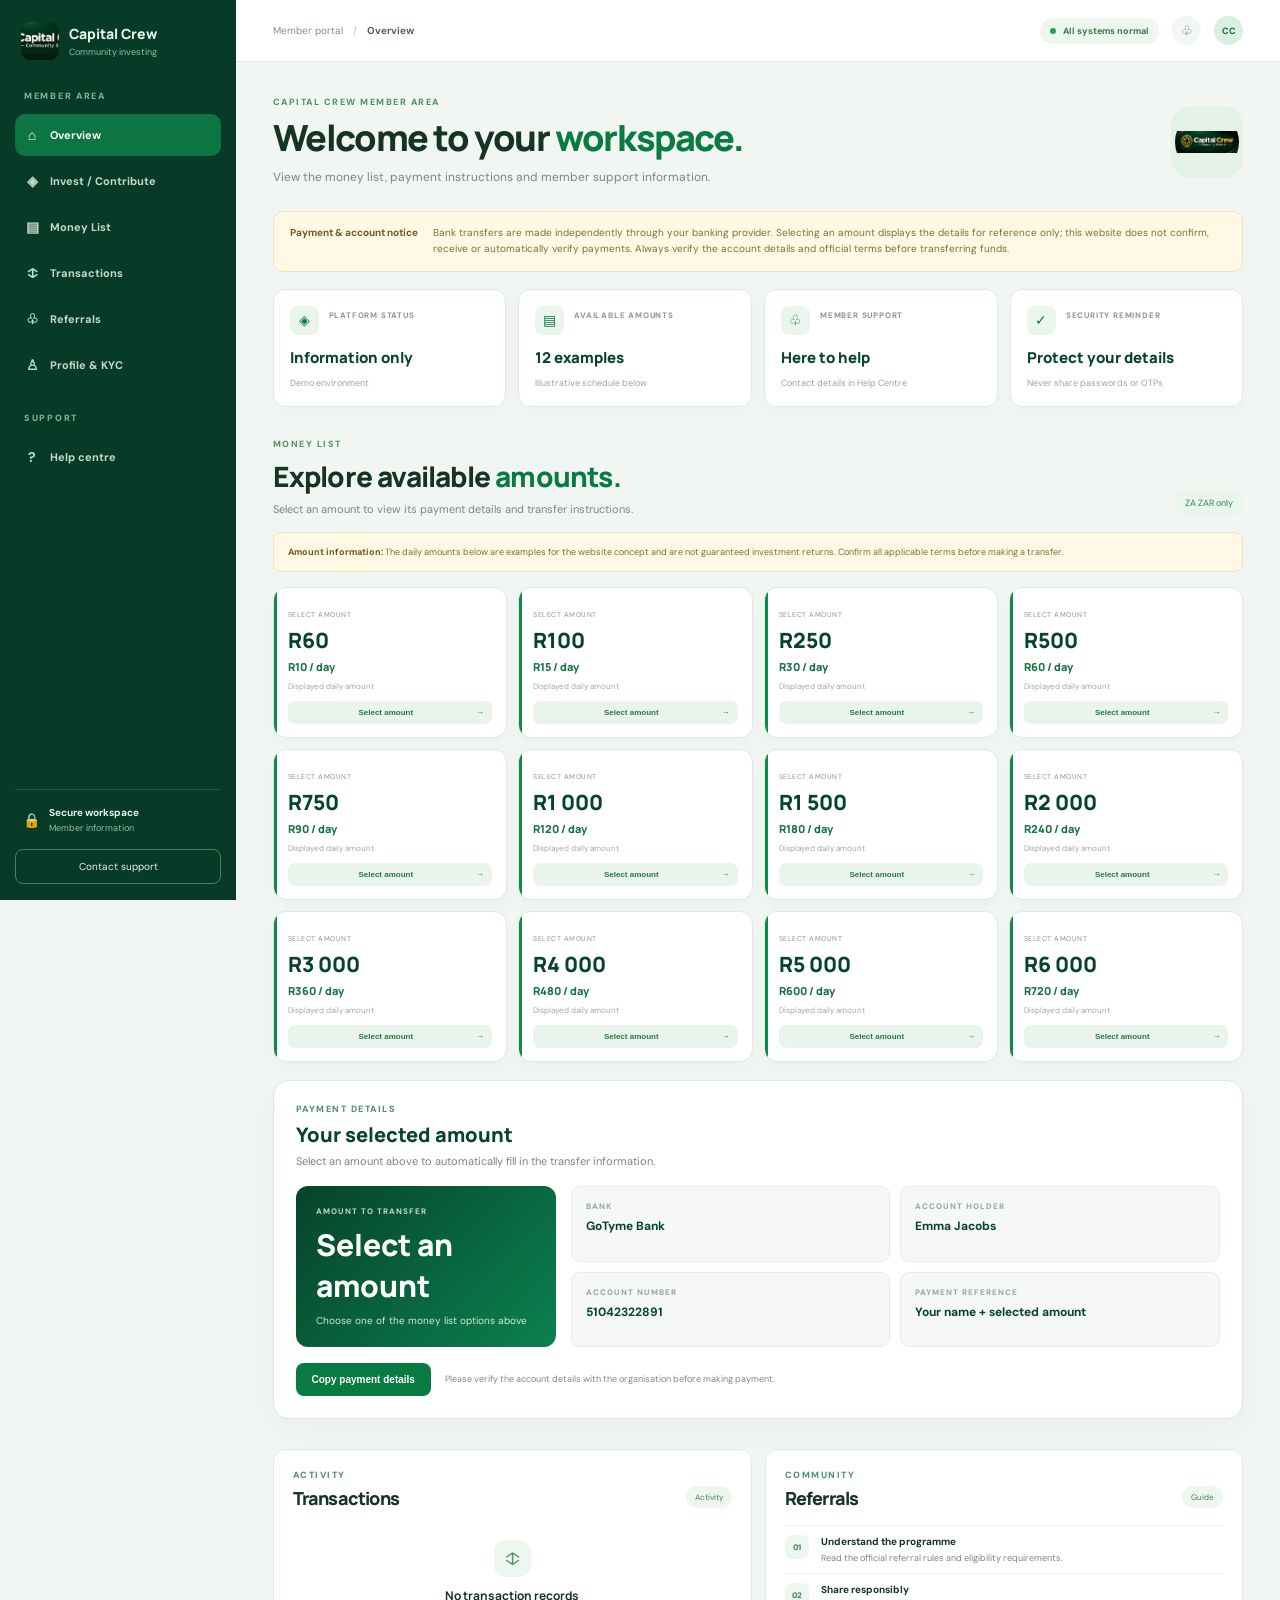
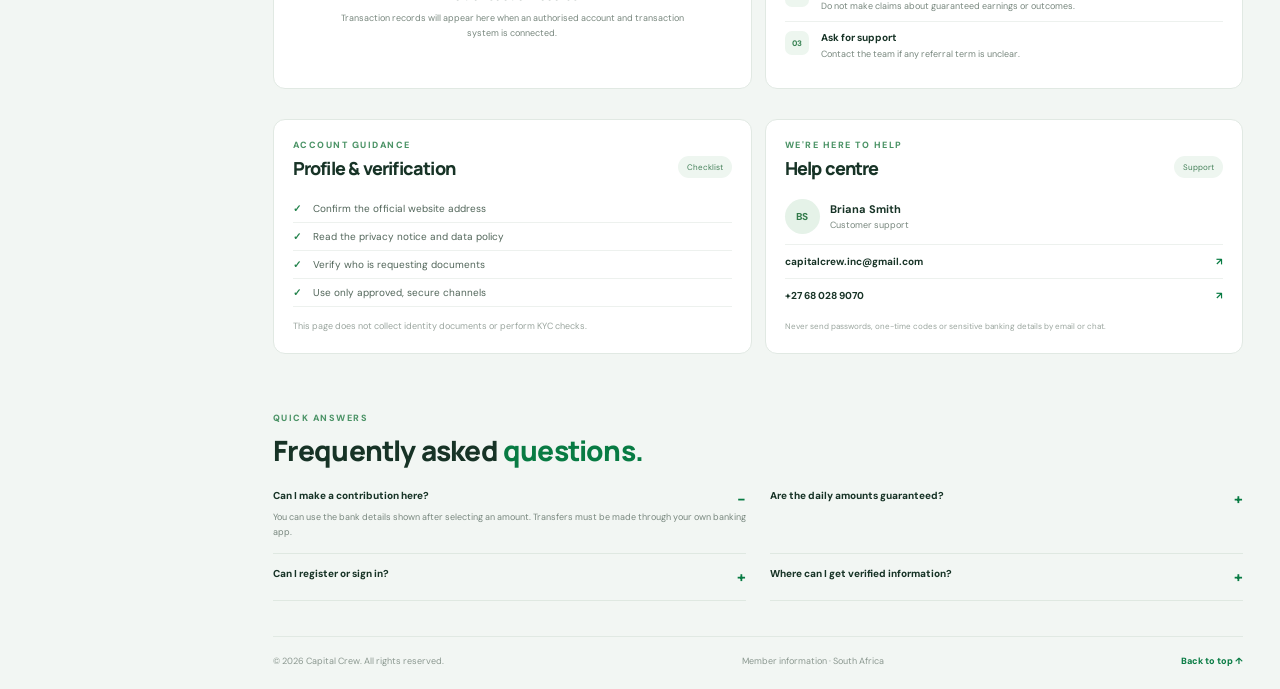
<file: index.html>
<!doctype html>
<html lang="en">
<head>
<meta charset="utf-8"><meta name="viewport" content="width=device-width,initial-scale=1">
<title>Capital Crew | Member Centre</title>
<meta name="description" content="Capital Crew member centre with money list, payment instructions and support information.">
<link rel="preconnect" href="https://fonts.googleapis.com"><link rel="preconnect" href="https://fonts.gstatic.com" crossorigin>
<link href="https://fonts.googleapis.com/css2?family=DM+Sans:wght@400;500;600;700;800&family=Manrope:wght@500;600;700;800&display=swap" rel="stylesheet">
<link rel="stylesheet" href="styles.css">
</head>
<body>
<aside class="sidebar" id="sidebar">
  <a class="brand" href="#overview"><img src="assets/capital-crew-logo-professional.jpg" alt="Capital Crew"><span><b>Capital Crew</b><small>Community investing</small></span></a>
  <div class="nav-label">MEMBER AREA</div>
  <nav>
    <a class="active" href="#overview"><span>⌂</span> Overview</a>
    <a href="#contributions"><span>◈</span> Invest / Contribute</a>
    <a href="#money-list"><span>▤</span> Money List</a>
    <a href="#transactions"><span>↕</span> Transactions</a>
    <a href="#referrals"><span>♧</span> Referrals</a>
    <a href="#profile"><span>♙</span> Profile &amp; KYC</a>
  </nav>
  <div class="nav-label support-label">SUPPORT</div>
  <nav><a href="#help"><span>?</span> Help centre</a></nav>
  <div class="sidebar-bottom"><div class="secure"><span>🔒</span><div><b>Secure workspace</b><small>Member information</small></div></div><a href="#help" class="side-help">Contact support</a></div>
</aside>
<div class="main-shell">
<header class="topbar">
  <button class="menu" id="menu" aria-label="Toggle navigation">☰</button>
  <div class="crumb">Member portal <span>/</span> <b id="pageName">Overview</b></div>
  <div class="top-actions"><span class="system"><i></i> All systems normal</span><button class="icon-btn" aria-label="Notifications">♧</button><div class="avatar">CC</div></div>
</header>
<main>
<section class="welcome" id="overview">
  <div><div class="eyebrow">CAPITAL CREW MEMBER AREA</div><h1>Welcome to your <em>workspace.</em></h1><p>View the money list, payment instructions and member support information.</p></div>
  <div class="welcome-mark"><img src="assets/capital-crew-logo-professional.jpg" alt=""></div>
</section>
<div class="notice"><b>Payment &amp; account notice</b><span>Bank transfers are made independently through your banking provider. Selecting an amount displays the details for reference only; this website does not confirm, receive or automatically verify payments. Always verify the account details and official terms before transferring funds.</span></div>
<section class="summary-grid">
  <article class="summary-card"><div class="summary-icon">◈</div><span>PLATFORM STATUS</span><b>Information only</b><small>Demo environment</small></article>
  <article class="summary-card"><div class="summary-icon">▤</div><span>AVAILABLE AMOUNTS</span><b>12 examples</b><small>Illustrative schedule below</small></article>
  <article class="summary-card"><div class="summary-icon">♧</div><span>MEMBER SUPPORT</span><b>Here to help</b><small>Contact details in Help Centre</small></article>
  <article class="summary-card"><div class="summary-icon">✓</div><span>SECURITY REMINDER</span><b>Protect your details</b><small>Never share passwords or OTPs</small></article>
</section>
<section class="content-section" id="contributions">
  <div class="section-heading"><div><div class="eyebrow">MONEY LIST</div><h2>Explore available <em>amounts.</em></h2><p>Select an amount to view its payment details and transfer instructions.</p></div><span class="currency">ZA ZAR only</span></div>
  <div class="schedule-note"><b>Amount information:</b> The daily amounts below are examples for the website concept and are not guaranteed investment returns. Confirm all applicable terms before making a transfer.</div>
  <div class="tier-grid" id="money-list">
    <article class="tier"><small>SELECT AMOUNT</small><h3>R60</h3><b>R10 / day</b><p>Displayed daily amount</p><button data-tier="R60">Select amount <span>→</span></button></article>
    <article class="tier"><small>SELECT AMOUNT</small><h3>R100</h3><b>R15 / day</b><p>Displayed daily amount</p><button data-tier="R100">Select amount <span>→</span></button></article>
    <article class="tier"><small>SELECT AMOUNT</small><h3>R250</h3><b>R30 / day</b><p>Displayed daily amount</p><button data-tier="R250">Select amount <span>→</span></button></article>
    <article class="tier"><small>SELECT AMOUNT</small><h3>R500</h3><b>R60 / day</b><p>Displayed daily amount</p><button data-tier="R500">Select amount <span>→</span></button></article>
    <article class="tier"><small>SELECT AMOUNT</small><h3>R750</h3><b>R90 / day</b><p>Displayed daily amount</p><button data-tier="R750">Select amount <span>→</span></button></article>
    <article class="tier"><small>SELECT AMOUNT</small><h3>R1 000</h3><b>R120 / day</b><p>Displayed daily amount</p><button data-tier="R1 000">Select amount <span>→</span></button></article>
    <article class="tier"><small>SELECT AMOUNT</small><h3>R1 500</h3><b>R180 / day</b><p>Displayed daily amount</p><button data-tier="R1 500">Select amount <span>→</span></button></article>
    <article class="tier"><small>SELECT AMOUNT</small><h3>R2 000</h3><b>R240 / day</b><p>Displayed daily amount</p><button data-tier="R2 000">Select amount <span>→</span></button></article>
    <article class="tier"><small>SELECT AMOUNT</small><h3>R3 000</h3><b>R360 / day</b><p>Displayed daily amount</p><button data-tier="R3 000">Select amount <span>→</span></button></article>
    <article class="tier"><small>SELECT AMOUNT</small><h3>R4 000</h3><b>R480 / day</b><p>Displayed daily amount</p><button data-tier="R4 000">Select amount <span>→</span></button></article>
    <article class="tier"><small>SELECT AMOUNT</small><h3>R5 000</h3><b>R600 / day</b><p>Displayed daily amount</p><button data-tier="R5 000">Select amount <span>→</span></button></article>
    <article class="tier"><small>SELECT AMOUNT</small><h3>R6 000</h3><b>R720 / day</b><p>Displayed daily amount</p><button data-tier="R6 000">Select amount <span>→</span></button></article>
  </div>
  <section class="payment-panel" id="payment-details" aria-live="polite">
    <div class="payment-intro"><div class="eyebrow">PAYMENT DETAILS</div><h3>Your selected amount</h3><p>Select an amount above to automatically fill in the transfer information.</p></div>
    <div class="payment-content">
      <div class="selected-amount"><small>AMOUNT TO TRANSFER</small><strong id="selectedAmount">Select an amount</strong><span id="selectedDaily">Choose one of the money list options above</span></div>
      <div class="bank-details">
        <div><small>BANK</small><b>GoTyme Bank</b></div>
        <div><small>ACCOUNT HOLDER</small><b>Emma Jacobs</b></div>
        <div><small>ACCOUNT NUMBER</small><b id="accountNumber">51042322891</b></div>
        <div><small>PAYMENT REFERENCE</small><b id="paymentReference">Your name + selected amount</b></div>
      </div>
    </div>
    <div class="payment-actions"><button type="button" id="copyPayment">Copy payment details</button><span id="copyStatus">Please verify the account details with the organisation before making payment.</span></div>
  </section>
</section>
<section class="content-section lower-grid">
  <article class="panel" id="transactions"><div class="panel-head"><div><div class="eyebrow">ACTIVITY</div><h2>Transactions</h2></div><span class="tag">Activity</span></div><div class="empty-state"><div class="empty-icon">↕</div><b>No transaction records</b><p>Transaction records will appear here when an authorised account and transaction system is connected.</p></div></article>
  <article class="panel" id="referrals"><div class="panel-head"><div><div class="eyebrow">COMMUNITY</div><h2>Referrals</h2></div><span class="tag">Guide</span></div><div class="guide-list"><div><span>01</span><p><b>Understand the programme</b><small>Read the official referral rules and eligibility requirements.</small></p></div><div><span>02</span><p><b>Share responsibly</b><small>Do not make claims about guaranteed earnings or outcomes.</small></p></div><div><span>03</span><p><b>Ask for support</b><small>Contact the team if any referral term is unclear.</small></p></div></div></article>
</section>
<section class="content-section lower-grid">
  <article class="panel" id="profile"><div class="panel-head"><div><div class="eyebrow">ACCOUNT GUIDANCE</div><h2>Profile &amp; verification</h2></div><span class="tag">Checklist</span></div><div class="check-list"><p><span>✓</span> Confirm the official website address</p><p><span>✓</span> Read the privacy notice and data policy</p><p><span>✓</span> Verify who is requesting documents</p><p><span>✓</span> Use only approved, secure channels</p></div><p class="muted-note">This page does not collect identity documents or perform KYC checks.</p></article>
  <article class="panel" id="help"><div class="panel-head"><div><div class="eyebrow">WE'RE HERE TO HELP</div><h2>Help centre</h2></div><span class="tag">Support</span></div><div class="support-card"><div class="support-avatar">BS</div><div><b>Briana Smith</b><small>Customer support</small></div></div><a class="contact-link" href="mailto:capitalcrew.inc@gmail.com">capitalcrew.inc@gmail.com <span>↗</span></a><a class="contact-link" href="tel:+27680289070">+27 68 028 9070 <span>↗</span></a><small class="security-copy">Never send passwords, one-time codes or sensitive banking details by email or chat.</small></article>
</section>
<section class="faq-wrap"><div class="eyebrow">QUICK ANSWERS</div><h2>Frequently asked <em>questions.</em></h2><div class="faq-grid">
  <details open><summary>Can I make a contribution here?</summary><p>You can use the bank details shown after selecting an amount. Transfers must be made through your own banking app.</p></details>
  <details><summary>Are the daily amounts guaranteed?</summary><p>No. Any daily amounts shown are not guaranteed and must be confirmed against the official written terms.</p></details>
  <details><summary>Can I register or sign in?</summary><p>Account access is not available on this website.</p></details>
  <details><summary>Where can I get verified information?</summary><p>Contact the organisation through independently verified official channels and request current legal terms, fees and risk disclosures.</p></details>
</div></section>
<footer><span>© <span id="year"></span> Capital Crew. All rights reserved.</span><span>Member information · South Africa</span><a href="#overview">Back to top ↑</a></footer>
</main>
</div>
<div class="toast" id="toast" role="status" aria-live="polite"></div>
<script>
const sidebar=document.getElementById('sidebar');
document.getElementById('menu').addEventListener('click',()=>sidebar.classList.toggle('open'));
document.querySelectorAll('.sidebar nav a').forEach(a=>a.addEventListener('click',()=>{sidebar.classList.remove('open');document.getElementById('pageName').textContent=a.textContent.trim();}));
document.getElementById('year').textContent=new Date().getFullYear();
const dailyAmounts={"R60":"R10 per day","R100":"R15 per day","R250":"R30 per day","R500":"R60 per day","R750":"R90 per day","R1 000":"R120 per day","R1 500":"R180 per day","R2 000":"R240 per day","R3 000":"R360 per day","R4 000":"R480 per day","R5 000":"R600 per day","R6 000":"R720 per day"};
let selectedAmount="";
document.querySelectorAll('[data-tier]').forEach(btn=>btn.addEventListener('click',()=>{
 selectedAmount=btn.dataset.tier;
 document.getElementById('selectedAmount').textContent=selectedAmount;
 document.getElementById('selectedDaily').textContent=dailyAmounts[selectedAmount]||"";
 document.getElementById('paymentReference').textContent="Capital Crew - "+selectedAmount;
 document.querySelectorAll('[data-tier]').forEach(b=>b.classList.toggle('chosen',b===btn));
 document.getElementById('payment-details').scrollIntoView({behavior:'smooth',block:'center'});
}));
document.getElementById('copyPayment').addEventListener('click',async()=>{
 const details="Bank: GoTyme Bank\\nAccount holder: Emma Jacobs\\nAccount number: 51042322891\\nAmount: "+(selectedAmount||"Please select an amount")+"\\nPayment reference: Capital Crew - "+(selectedAmount||"Your name");
 const status=document.getElementById('copyStatus');
 try{await navigator.clipboard.writeText(details);status.textContent="Payment details copied. Verify them before transferring.";}
 catch(e){status.textContent=details;}
});
</script>
</body></html>
</file>
<file: styles.css>
*{box-sizing:border-box} :root{--green:#087b43;--deep:#06432b;--deep2:#073b27;--ink:#173326;--muted:#78877e;--line:#e1e9e3;--pale:#f3f7f4;--white:#fff}html{scroll-behavior:smooth;scroll-padding-top:90px}body{margin:0;background:#f2f6f3;color:var(--ink);font-family:"DM Sans",sans-serif;font-size:14px}a{color:inherit;text-decoration:none}.sidebar{position:fixed;inset:0 auto 0 0;width:236px;background:var(--deep2);color:#eaf5ed;padding:20px 15px 16px;display:flex;flex-direction:column;z-index:30}.brand{display:flex;align-items:center;gap:10px;padding:2px 6px 30px}.brand img{width:38px;height:38px;object-fit:cover;border-radius:9px}.brand b{display:block;font:800 14px Manrope}.brand small{display:block;color:#9db9a8;font-size:9px;margin-top:3px}.nav-label{font-size:9px;letter-spacing:1.7px;font-weight:800;color:#8bb19a;margin:0 9px 12px}.sidebar nav{display:grid;gap:4px}.sidebar nav a{display:flex;align-items:center;gap:11px;padding:12px 10px;border-radius:10px;color:#c4d9cc;font-size:11px;font-weight:700;transition:.2s}.sidebar nav a span{width:14px;text-align:center;font-size:14px}.sidebar nav a:hover,.sidebar nav a.active{background:#0d7544;color:white}.support-label{margin-top:26px}.sidebar-bottom{margin-top:auto;border-top:1px solid #ffffff25;padding-top:16px}.secure{display:flex;align-items:center;gap:9px;padding:0 8px 15px}.secure b,.secure small{display:block}.secure b{font-size:10px}.secure small{font-size:9px;color:#9db9a8;margin-top:3px}.side-help{display:block;text-align:center;border:1px solid #4a8065;border-radius:8px;padding:10px;font-size:10px;color:#e5f3e9}.main-shell{margin-left:236px;min-height:100vh}.topbar{height:62px;background:#fff;border-bottom:1px solid var(--line);display:flex;align-items:center;justify-content:space-between;padding:0 3.5%;position:sticky;top:0;z-index:20}.crumb{font-size:10px;color:#839087}.crumb span{padding:0 7px;color:#b2beb6}.crumb b{color:#4e6156}.top-actions{display:flex;align-items:center;gap:13px}.system{font-size:9px;color:#397d53;background:#edf7ef;border-radius:20px;padding:7px 10px;font-weight:800}.system i{display:inline-block;width:6px;height:6px;background:#20a35a;border-radius:50%;margin-right:5px}.icon-btn{border:0;background:#f2f7f3;width:29px;height:29px;border-radius:50%;color:#537761}.avatar{width:29px;height:29px;border-radius:50%;background:#d9efe0;color:#276a42;display:grid;place-items:center;font-size:9px;font-weight:800}.menu{display:none;border:0;background:transparent;font-size:21px;color:var(--deep)}main{max-width:1600px;margin:auto;padding:0 3.5%}.welcome{display:flex;align-items:center;justify-content:space-between;padding:34px 0 23px}.eyebrow{font-size:9px;letter-spacing:1.5px;color:#4b9366;font-weight:800}.welcome h1{font:800 clamp(25px,3vw,36px)/1.15 Manrope;letter-spacing:-1.4px;margin:9px 0}.welcome h1 em,h2 em{font-style:normal;color:var(--green)}.welcome p{color:var(--muted);font-size:12px;margin:0;line-height:1.7}.welcome-mark{width:72px;height:72px;background:#e4f1e7;border-radius:20px;display:grid;place-items:center;overflow:hidden}.welcome-mark img{width:64px;height:64px;object-fit:contain;border-radius:50%}.notice{display:flex;gap:15px;align-items:flex-start;background:#fff8e4;border:1px solid #f0e2b8;color:#806d37;border-radius:10px;padding:13px 16px;font-size:10px;line-height:1.65;margin:0 0 17px}.notice b{white-space:nowrap;color:#725a1d}.summary-grid{display:grid;grid-template-columns:repeat(4,1fr);gap:12px;margin-bottom:31px}.summary-card{background:white;border:1px solid var(--line);border-radius:12px;padding:16px;min-height:115px;position:relative;box-shadow:0 4px 14px #173b2505}.summary-icon{width:29px;height:29px;border-radius:8px;background:#eaf5ed;color:var(--green);display:grid;place-items:center;margin-bottom:12px}.summary-card>span{position:absolute;top:20px;left:55px;font-size:8px;letter-spacing:.8px;color:#8a988f;font-weight:700}.summary-card>b{display:block;font:800 15px Manrope;color:var(--deep);margin-bottom:4px}.summary-card small{color:#9aa59e;font-size:9px}.content-section{padding:0 0 30px}.section-heading{display:flex;justify-content:space-between;align-items:end;gap:20px;margin-bottom:16px}.section-heading h2,.panel h2,.faq-wrap h2{font:800 clamp(21px,2.4vw,28px) Manrope;letter-spacing:-.8px;margin:7px 0}.section-heading p{font-size:11px;color:var(--muted);margin:0}.currency{font-size:9px;color:#398355;background:#eaf5ed;padding:7px 10px;border-radius:20px;white-space:nowrap}.schedule-note{background:#fff8e5;border:1px solid #f0e2b8;color:#806d37;border-radius:8px;padding:12px 14px;font-size:9px;line-height:1.6;margin-bottom:15px}.schedule-note b{color:#6f571d}.tier-grid{display:grid;grid-template-columns:repeat(4,minmax(0,1fr));gap:11px}.tier{background:#fff;border:1px solid #dfe8e1;border-radius:13px;padding:15px 14px 13px;min-height:132px;position:relative;overflow:hidden;box-shadow:0 5px 16px #183b2506;transition:transform .2s,box-shadow .2s}.tier:before{content:"";position:absolute;left:0;top:0;bottom:0;width:3px;background:#0d8b4c}.tier:hover{transform:translateY(-2px);box-shadow:0 10px 24px #183b2510}.tier small{font-size:7px;color:#89968e;letter-spacing:.5px}.tier h3{font:800 21px Manrope;color:var(--deep);margin:5px 0 3px}.tier>b{font:800 11px Manrope;color:#187344}.tier p{font-size:8px;color:#a1aaa4;margin:6px 0 10px}.tier button{border:0;border-radius:7px;background:#e9f5ec;color:#267446;width:100%;padding:7px 8px;font-size:8px;font-weight:800;cursor:pointer}.tier button:hover{background:#d6eddd}.tier button span{float:right}.lower-grid{display:grid;grid-template-columns:1fr 1fr;gap:13px}.panel{background:white;border:1px solid var(--line);border-radius:12px;padding:19px;margin-bottom:0}.panel-head{display:flex;justify-content:space-between;align-items:center}.panel h2{font-size:18px;margin:5px 0 15px}.tag{font-size:8px;background:#eef6f0;color:#45815a;padding:6px 9px;border-radius:20px}.empty-state{text-align:center;padding:15px 15px 8px}.empty-icon{width:37px;height:37px;margin:0 auto 9px;background:#edf6ef;color:#4c9566;border-radius:12px;display:grid;place-items:center;font-size:18px}.empty-state b{font:700 12px Manrope}.empty-state p{max-width:360px;margin:7px auto 0;color:var(--muted);font-size:9px;line-height:1.7}.guide-list>div{display:flex;align-items:flex-start;gap:12px;padding:9px 0;border-top:1px solid #edf1ee}.guide-list>div>span{width:24px;height:24px;border-radius:7px;background:#edf6ef;color:#398354;display:grid;place-items:center;font-size:8px;font-weight:800}.guide-list p{margin:0}.guide-list b,.guide-list small{display:block}.guide-list b{font-size:10px}.guide-list small{font-size:9px;color:var(--muted);margin-top:4px}.check-list p{font-size:10px;color:#52665a;padding:7px 0;border-bottom:1px solid #edf1ee;margin:0}.check-list span{color:#23834c;font-weight:900;margin-right:9px}.muted-note{font-size:9px;color:#9aa59e;line-height:1.6;margin:12px 0 0}.support-card{display:flex;align-items:center;gap:10px;margin:4px 0 10px}.support-avatar{width:35px;height:35px;border-radius:50%;background:#e5f2e8;color:#337b4b;display:grid;place-items:center;font-weight:800;font-size:10px}.support-card b,.support-card small{display:block}.support-card b{font-size:11px}.support-card small{font-size:9px;color:var(--muted);margin-top:3px}.contact-link{display:block;padding:10px 0;border-top:1px solid #edf1ee;font-size:10px;font-weight:700}.contact-link span{float:right;color:var(--green)}.security-copy{display:block;color:#9aa59e;font-size:8px;line-height:1.6;margin-top:8px}.faq-wrap{padding:28px 0 35px}.faq-grid{display:grid;grid-template-columns:1fr 1fr;gap:0 24px}.faq-grid details{border-bottom:1px solid #dfe8e1;padding:13px 0}.faq-grid summary{font-size:10px;font-weight:800;cursor:pointer;list-style:none}.faq-grid summary:after{content:"+";float:right;color:var(--green);font-size:15px}.faq-grid details[open] summary:after{content:"−"}.faq-grid p{font-size:9px;line-height:1.7;color:var(--muted);margin:8px 0 0}footer{border-top:1px solid var(--line);padding:18px 0 22px;display:flex;justify-content:space-between;gap:15px;color:#8b9890;font-size:9px}footer a{color:var(--green);font-weight:800}.toast{position:fixed;bottom:22px;right:22px;max-width:370px;background:#073b27;color:white;padding:13px 17px;border-radius:10px;font-size:11px;line-height:1.6;box-shadow:0 12px 35px #092b1c40;opacity:0;transform:translateY(10px);pointer-events:none;transition:.25s;z-index:50}.toast.show{opacity:1;transform:translateY(0)}@media(max-width:1100px){.tier-grid{grid-template-columns:repeat(3,minmax(0,1fr))}.summary-grid{grid-template-columns:repeat(2,1fr)}}@media(max-width:760px){.sidebar{transform:translateX(-105%);transition:transform .25s;box-shadow:15px 0 35px #062b1c30}.sidebar.open{transform:translateX(0)}.main-shell{margin-left:0}.menu{display:block}.topbar{gap:12px;padding:0 17px}.crumb{margin-right:auto}.system{font-size:8px}.top-actions{gap:7px}main{padding:0 17px}.welcome{padding:27px 0 18px}.welcome-mark{width:55px;height:55px}.welcome-mark img{width:50px;height:50px}.notice{display:block}.notice b{display:block;margin-bottom:4px}.lower-grid{grid-template-columns:1fr}.section-heading{align-items:flex-start;flex-direction:column;gap:10px}}@media(max-width:520px){.tier-grid{grid-template-columns:repeat(2,minmax(0,1fr));gap:8px}.tier{padding:12px 11px;min-height:128px}.tier h3{font-size:18px}.summary-grid{gap:8px}.summary-card{padding:12px;min-height:108px}.summary-card>span{font-size:7px;left:49px}.summary-card>b{font-size:13px}.summary-card small{font-size:8px}.faq-grid{grid-template-columns:1fr}.welcome h1{font-size:25px}.welcome p{max-width:260px;font-size:10px}.welcome-mark{display:none}.crumb{font-size:9px}.top-actions .system{display:none}footer{flex-wrap:wrap}footer span:nth-child(2){order:3;width:100%}}
.payment-panel{background:#fff;border:1px solid #dce8df;border-radius:16px;padding:22px;margin-top:18px;box-shadow:0 12px 30px #173b2509}.payment-intro h3{font:800 20px Manrope;margin:6px 0;color:var(--deep)}.payment-intro p{font-size:11px;color:var(--muted);margin:0}.payment-content{display:grid;grid-template-columns:minmax(190px,.8fr) 2fr;gap:15px;margin-top:18px}.selected-amount{background:linear-gradient(135deg,#06432b,#0b8150);color:#fff;border-radius:12px;padding:20px;display:flex;flex-direction:column;justify-content:center;min-height:130px}.selected-amount small,.bank-details small{font-size:8px;letter-spacing:1px;font-weight:800;opacity:.75}.selected-amount strong{font:800 30px Manrope;margin:8px 0}.selected-amount span{font-size:10px;color:#d2e9da}.bank-details{display:grid;grid-template-columns:1fr 1fr;gap:10px}.bank-details>div{background:#f5f8f5;border:1px solid #e5ece6;border-radius:9px;padding:14px}.bank-details small,.bank-details b{display:block}.bank-details small{color:#7a8b7f}.bank-details b{font-size:12px;color:var(--deep);margin-top:7px;overflow-wrap:anywhere}.payment-actions{display:flex;align-items:center;gap:14px;margin-top:16px;flex-wrap:wrap}.payment-actions button{background:#087b43;color:#fff;border:0;border-radius:8px;padding:11px 16px;font-size:10px;font-weight:800;cursor:pointer}.payment-actions span{font-size:9px;color:#7b8a80;line-height:1.5}.tier button.chosen{background:#087b43;color:#fff}.tier button{cursor:pointer}
@media(max-width:650px){.payment-content{grid-template-columns:1fr}.bank-details{grid-template-columns:1fr 1fr}.payment-panel{padding:16px}}
</file>
